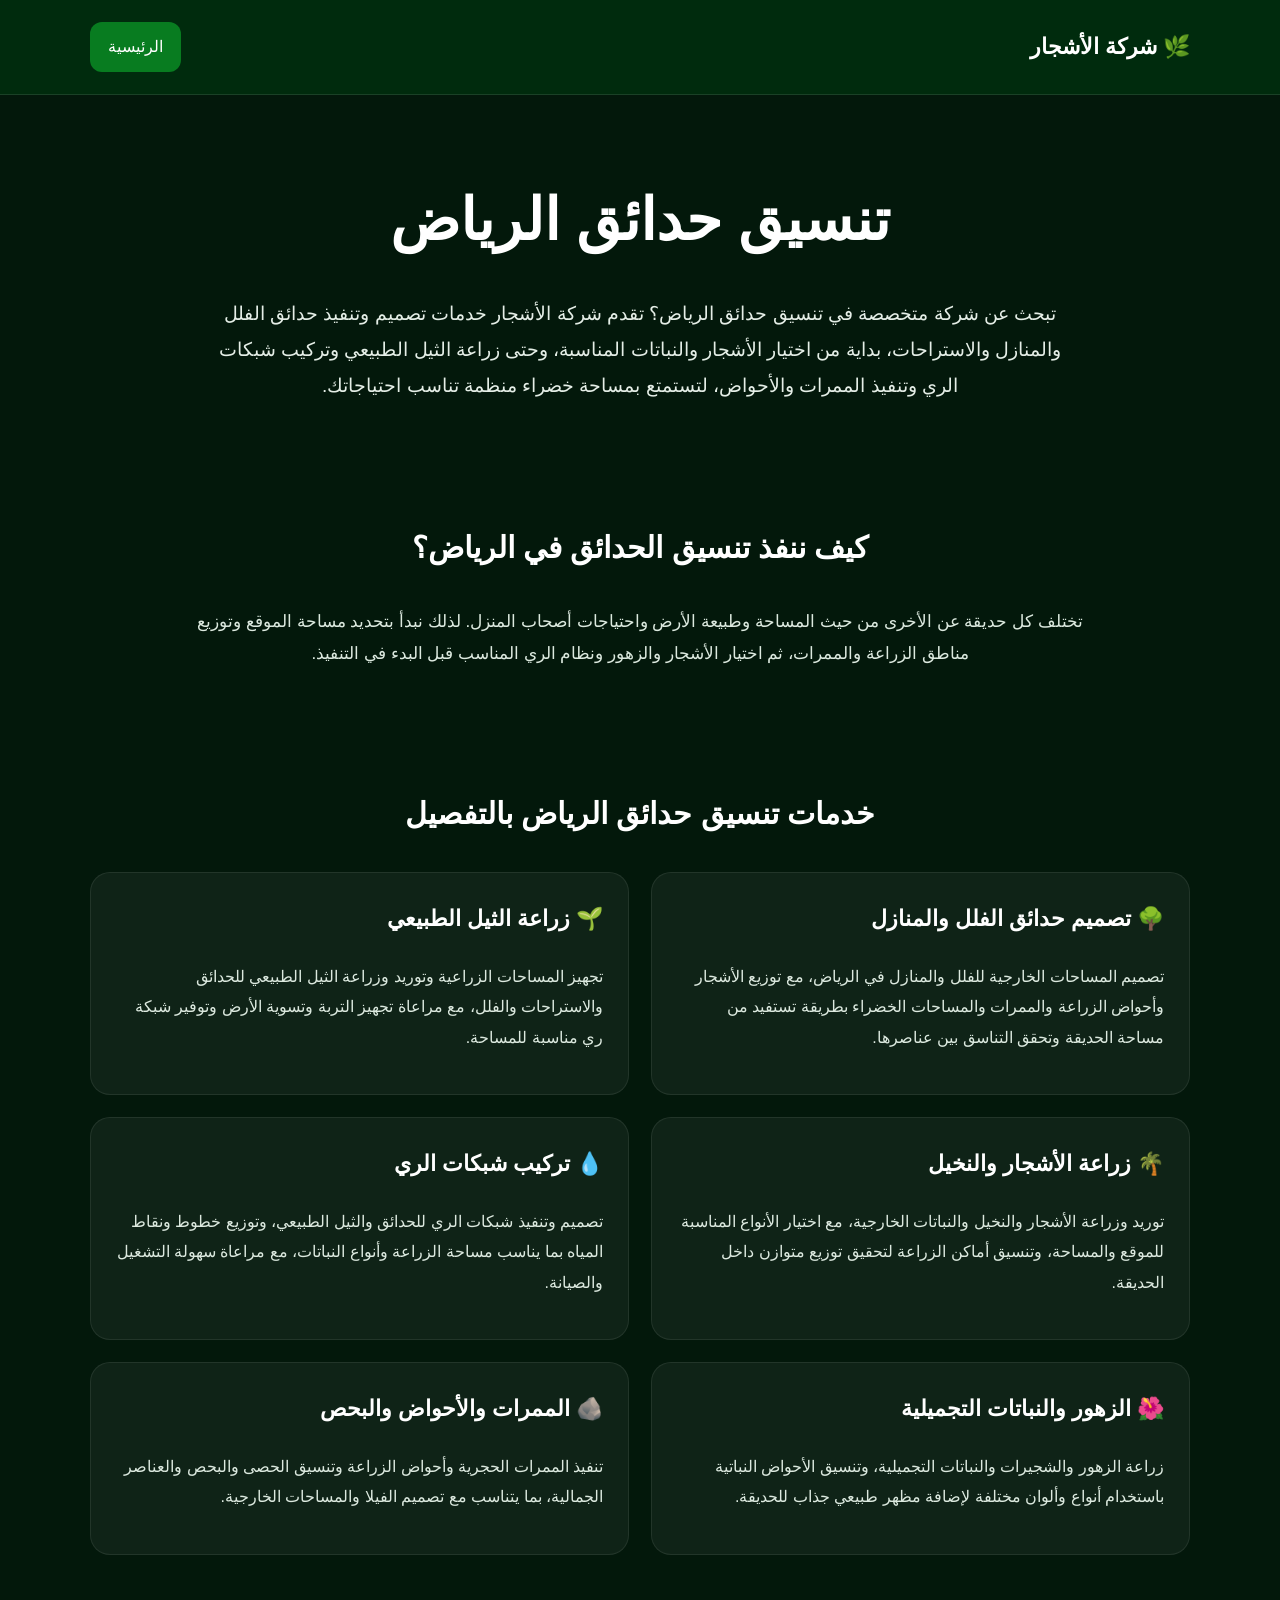
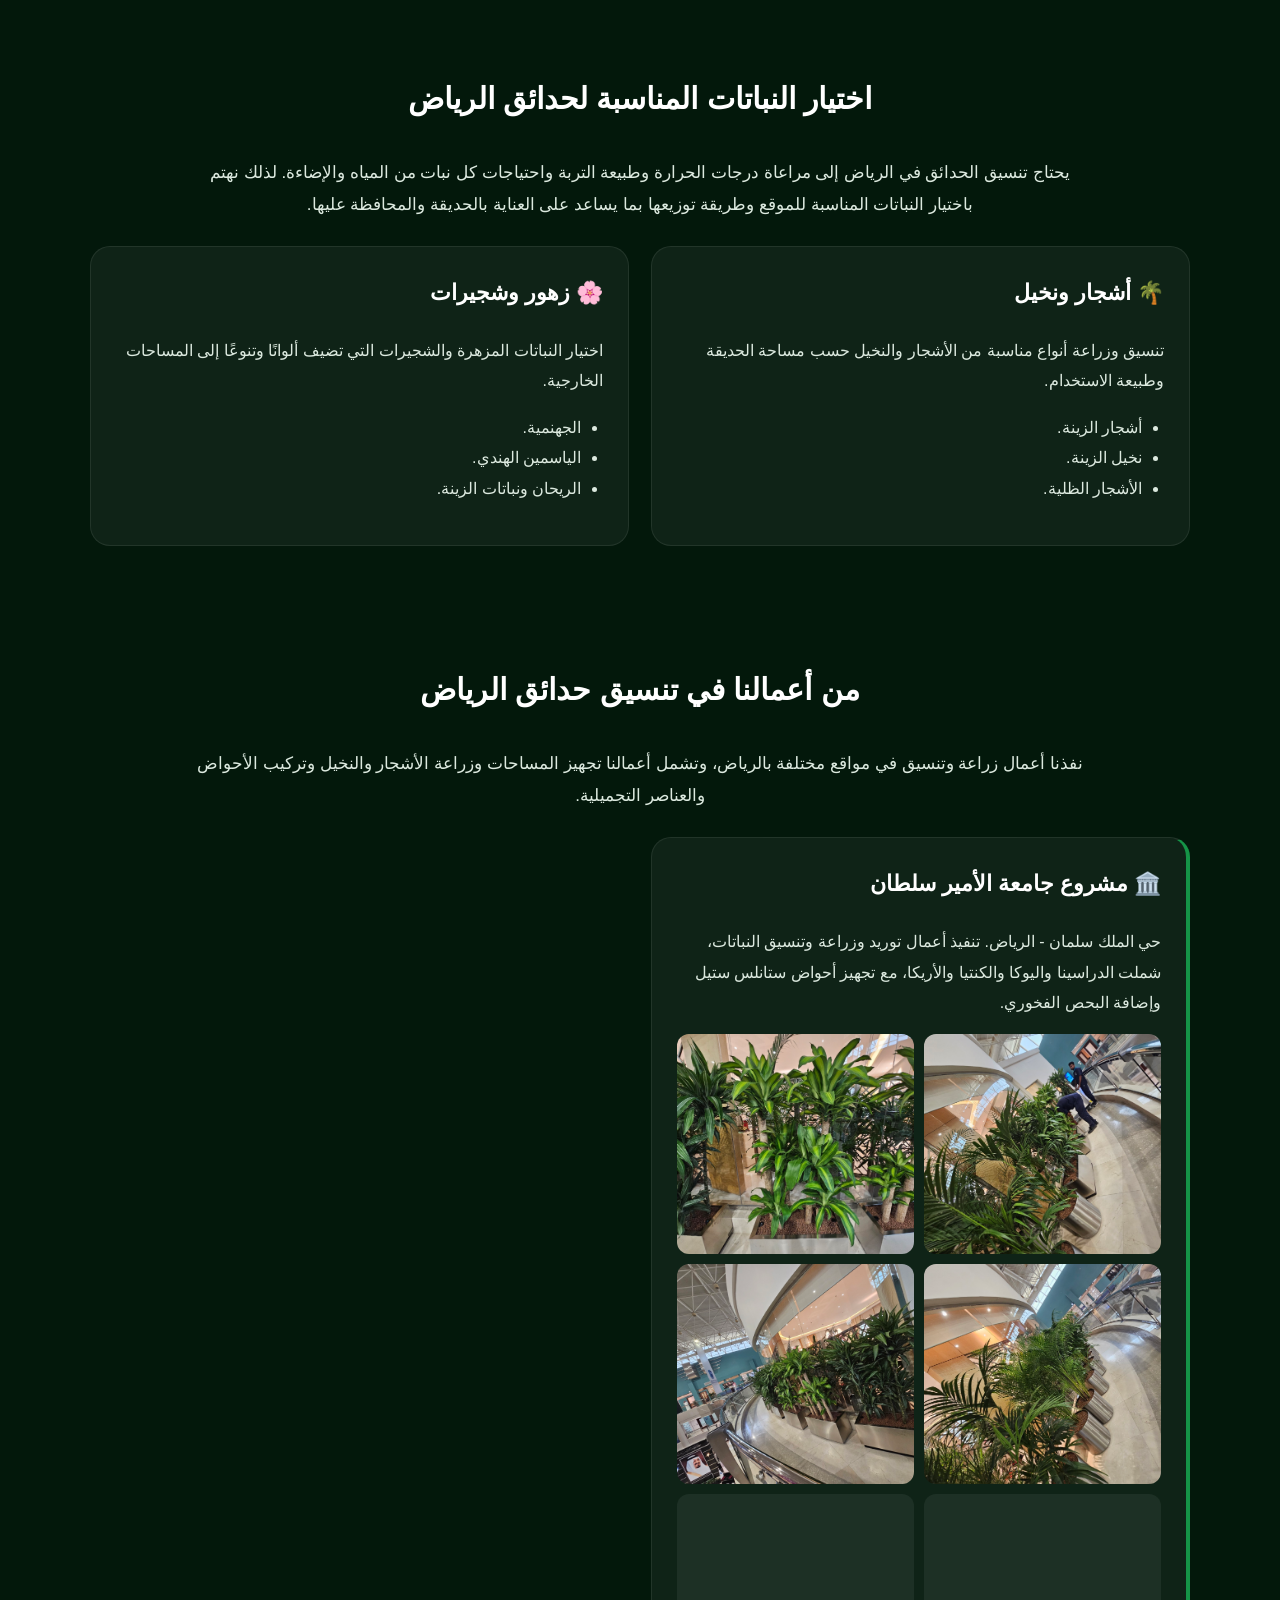
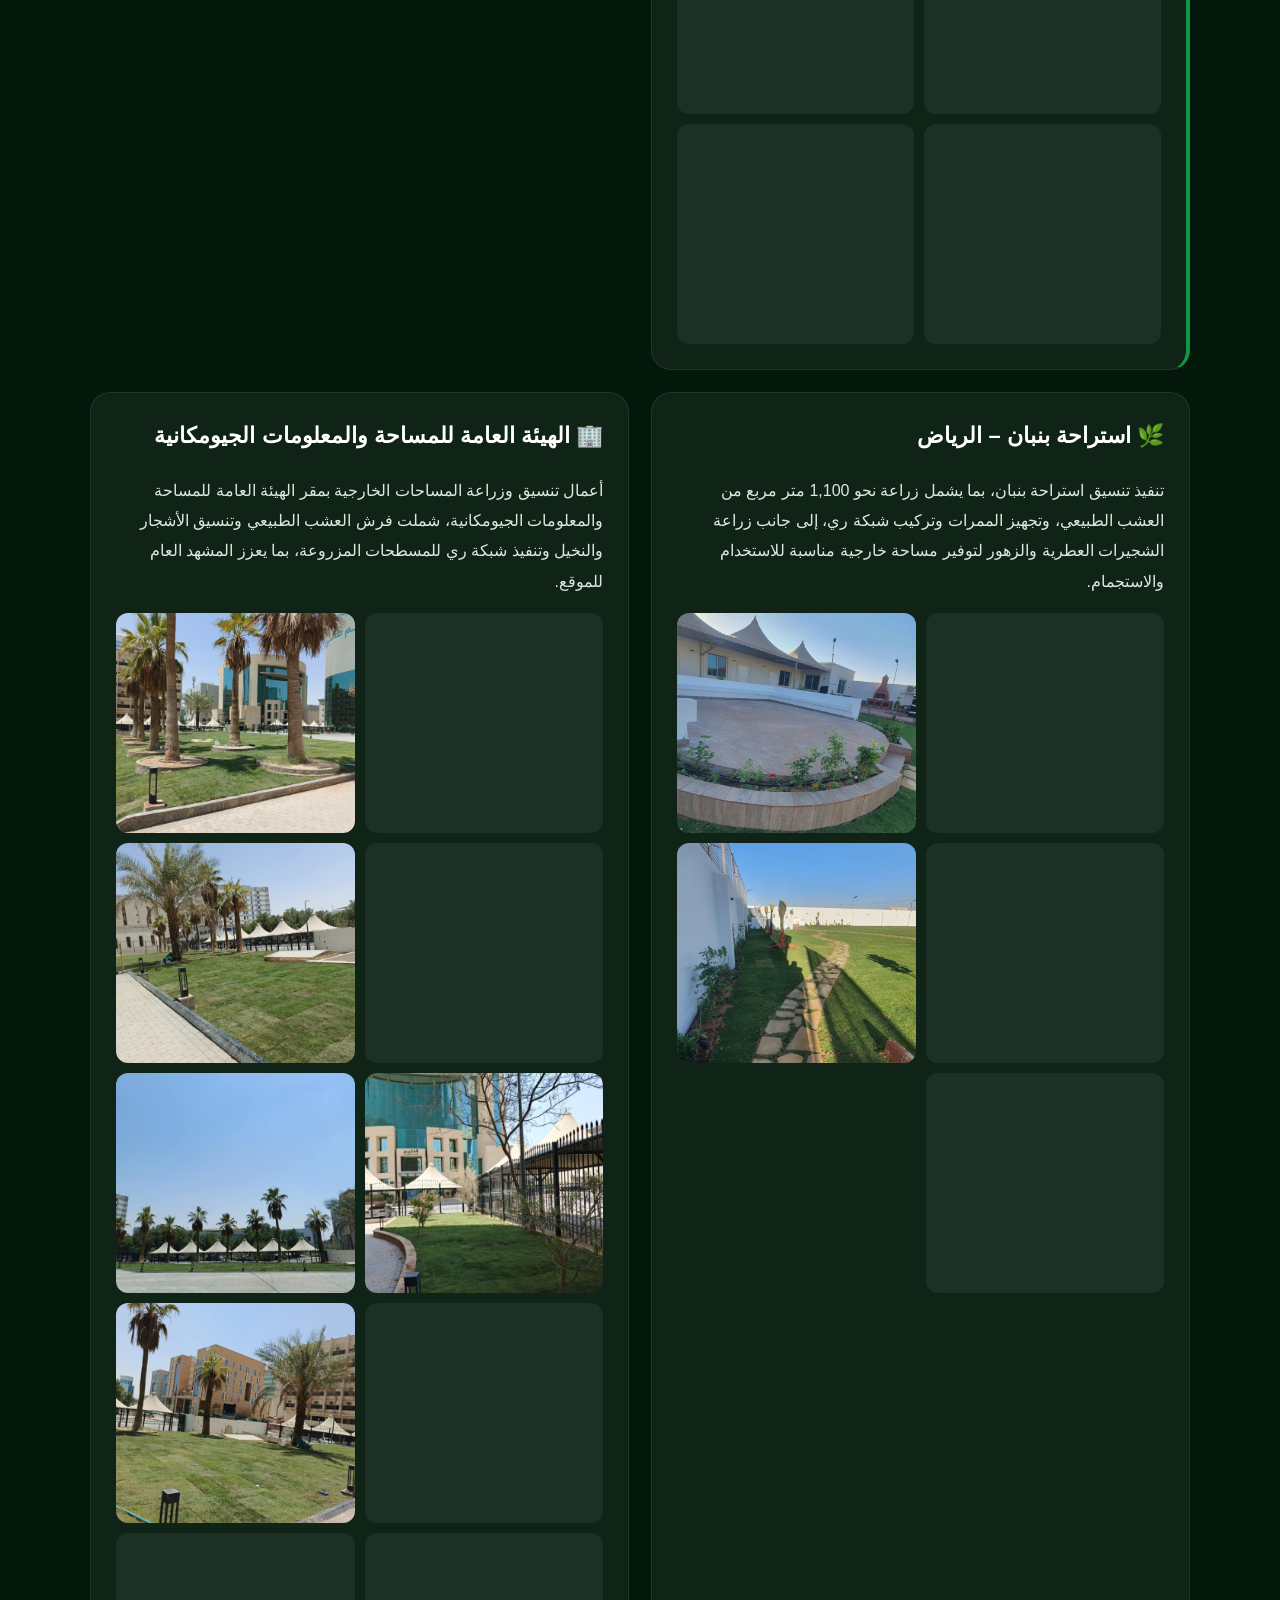
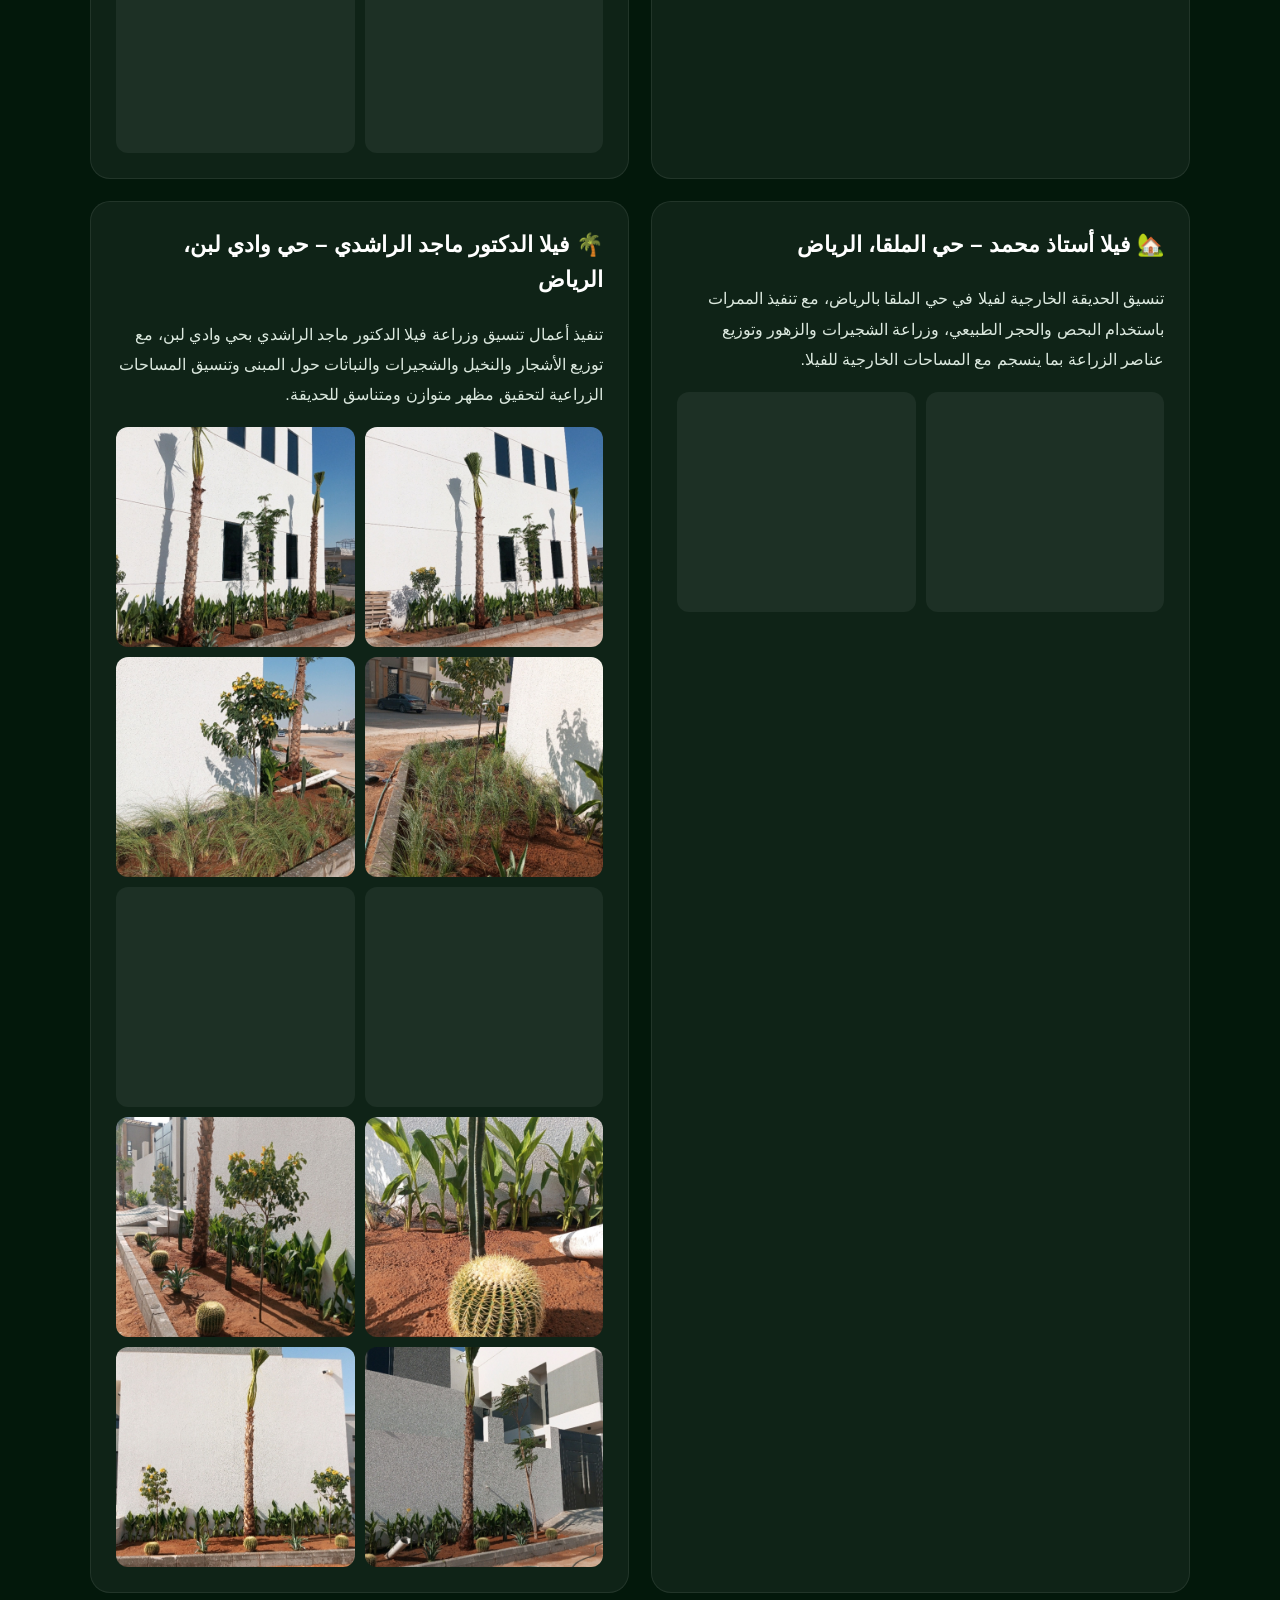
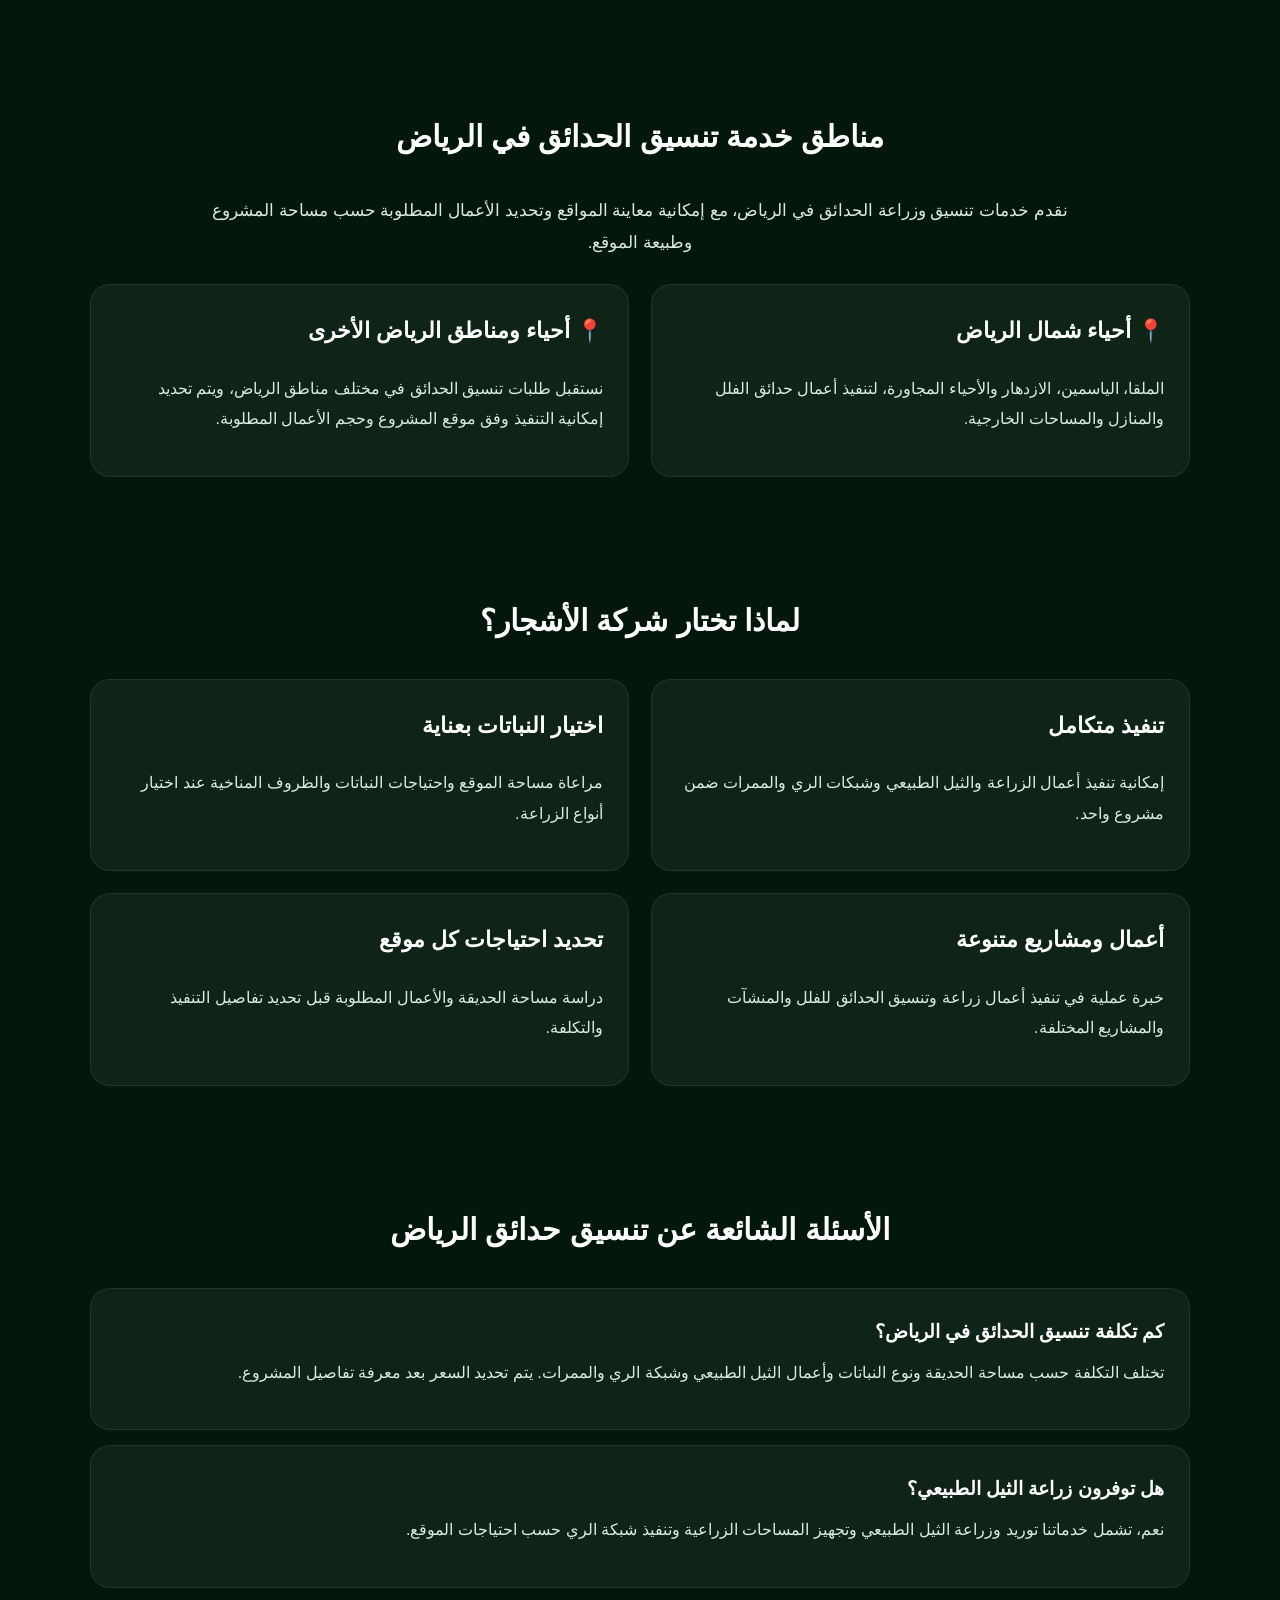
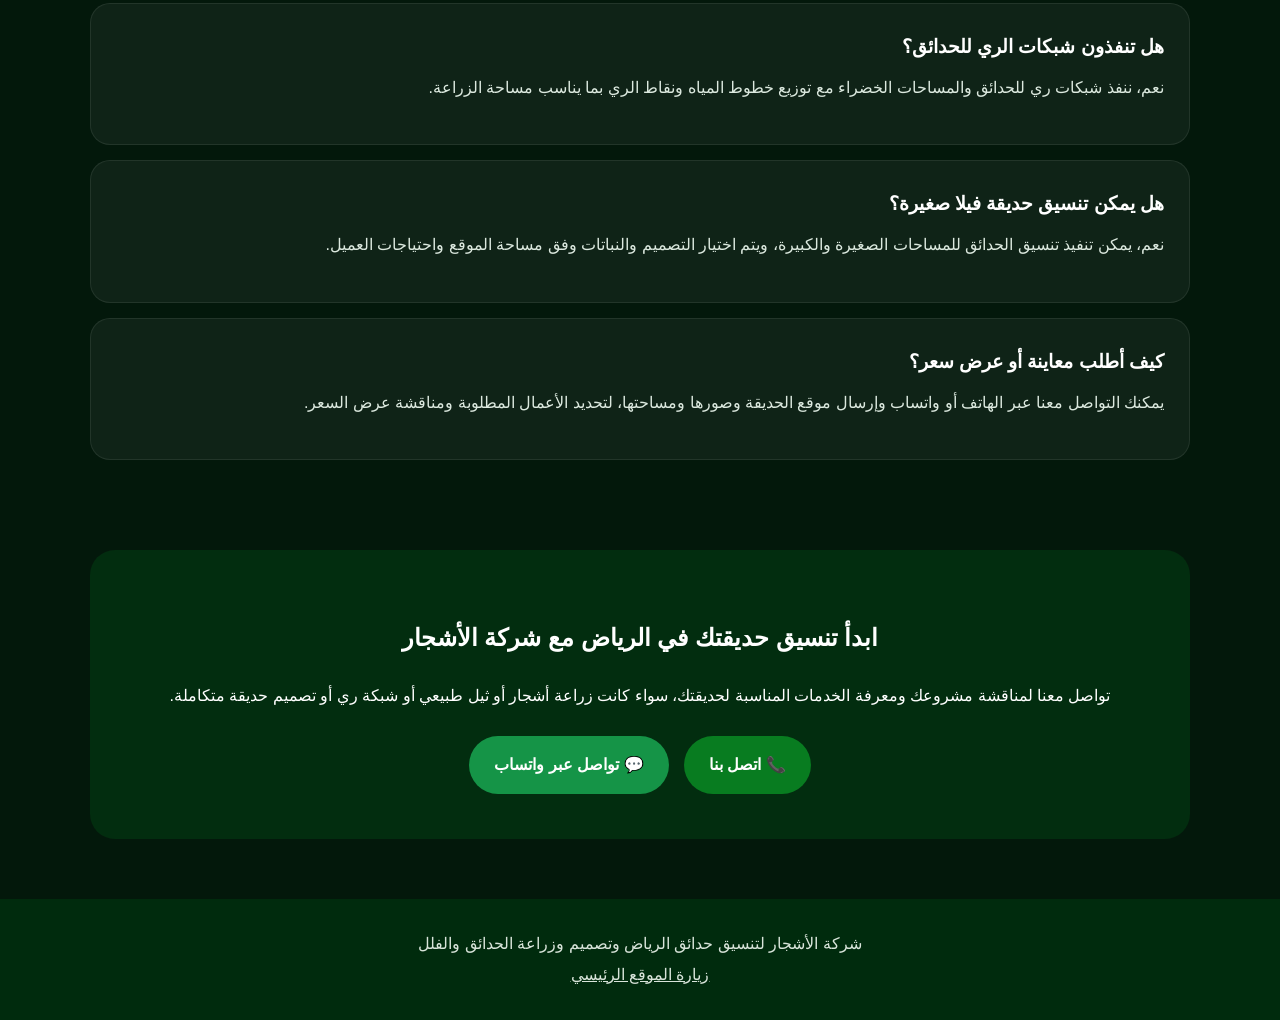
<file: landscape-riyadh.html>
<!DOCTYPE html>  <html lang="ar" dir="rtl">  
<head>  
  <meta charset="UTF-8">  
  <meta name="viewport" content="width=device-width, initial-scale=1.0">    <title>تنسيق حدائق الرياض وتصميم حدائق الفلل | شركة الأشجار</title>    <meta name="description" content="شركة الأشجار لتنسيق حدائق الرياض وتنفيذ مشاريع اللاندسكيب للفلل والاستراحات والمنشآت. تعرف على مشاريعنا في جامعة الأمير سلطان وبنبان والملقا ووادي لبن، وخدمات زراعة الأشجار والعشب الطبيعي وشبكات الري.">    <meta name="robots" content="index, follow">  
  <link rel="canonical" href="https://courtirlandscaping.com/landscape-riyadh.html">    <meta property="og:title" content="تنسيق حدائق الرياض وتصميم حدائق الفلل | شركة الأشجار">  
  <meta property="og:description" content="استعرض مشاريع شركة الأشجار في تنسيق حدائق الرياض، من حدائق الفلل والاستراحات إلى المساحات الخضراء للمنشآت، مع تنفيذ الزراعة والعشب الطبيعي وشبكات الري.">  
  <meta property="og:url" content="https://courtirlandscaping.com/landscape-riyadh.html">  
  <meta property="og:type" content="website">    <style>  
    * {  
      box-sizing: border-box;  
    }  
  
    body {  
      margin: 0;  
      font-family: Arial, Tahoma, sans-serif;  
      background: #03180b;  
      color: #fff;  
      line-height: 1.9;  
    }  
  
    .container {  
      width: min(1100px, 92%);  
      margin: auto;  
    }  
  
    header {  
      padding: 22px 0;  
      background: #002b0d;  
      border-bottom: 1px solid rgba(255,255,255,.1);  
    }  
  
    header .container {  
      display: flex;  
      justify-content: space-between;  
      align-items: center;  
      gap: 15px;  
    }  
  
    .logo {  
      font-size: 22px;  
      font-weight: bold;  
      color: #fff;  
    }  
  
    .home {  
      color: #fff;  
      text-decoration: none;  
      background: #087c20;  
      padding: 10px 18px;  
      border-radius: 12px;  
    }  
  
    .hero {  
      padding: 70px 0 45px;  
      text-align: center;  
    }  
  
    .hero h1 {  
      font-size: clamp(32px, 6vw, 58px);  
      margin: 0 0 20px;  
    }  
  
    .hero p {  
      max-width: 850px;  
      margin: auto;  
      font-size: 19px;  
      color: #e5eee7;  
    }  
  
    .section {  
      padding: 45px 0;  
    }  
  
    .section h2 {  
      text-align: center;  
      font-size: 30px;  
      margin-bottom: 30px;  
    }  
  
    .intro {  
      max-width: 900px;  
      margin: 0 auto;  
      text-align: center;  
      color: #dce9df;  
      font-size: 17px;  
    }  
  
    .cards {  
      display: grid;  
      grid-template-columns: repeat(2, 1fr);  
      gap: 22px;  
    }  
  
    .card {  
      background: rgba(255,255,255,.05);  
      border: 1px solid rgba(255,255,255,.08);  
      border-radius: 20px;  
      padding: 25px;  
    }  
  
    .card h3 {  
      color: #fff;  
      margin-top: 0;  
      font-size: 22px;  
    }  
  
    .card p {  
      color: #dce9df;  
    }  
  
    .card ul {  
      color: #dce9df;  
      padding-right: 22px;  
    }  
  
    .cta {  
      text-align: center;  
      padding: 45px 20px;  
      background: rgba(0,110,30,.25);  
      border-radius: 25px;  
      margin: 30px 0 60px;  
    }  
  
    .buttons {  
      display: flex;  
      justify-content: center;  
      gap: 15px;  
      flex-wrap: wrap;  
      margin-top: 25px;  
    }  
  
    .btn {  
      display: inline-block;  
      text-decoration: none;  
      color: #fff;  
      padding: 14px 25px;  
      border-radius: 30px;  
      font-weight: bold;  
      background: #087c20;  
    }  
  
    .btn.whatsapp {  
      background: #159447;  
    }  
  
    .faq-item {  
      margin-bottom: 15px;  
    }  
  
    .faq-item h3 {  
      font-size: 19px;  
      margin-bottom: 8px;  
    }  
  
    .faq-item p {  
      color: #dce9df;  
      margin-top: 0;  
    }  
  
    .project-note {  
      border-right: 4px solid #159447;  
    }  
  
    footer {  
      text-align: center;  
      padding: 30px;  
      background: #002b0d;  
      color: #d8e4da;  
    }  
  
    @media (max-width: 650px) {  
      .cards {  
        grid-template-columns: 1fr;  
      }  
  
      .hero {  
        padding-top: 45px;  
      }  
  
      .hero p {  
        font-size: 17px;  
      }  
  
      .section h2 {  
        font-size: 25px;  
      }  
    }  

    .project-gallery { display:grid; grid-template-columns:repeat(2,minmax(0,1fr)); gap:22px; margin-top:22px; }
    .project-card { min-width:0; }
    .project-card h3 { line-height:1.6; }
    .project-photos { display:grid; grid-template-columns:repeat(2,minmax(0,1fr)); gap:10px; margin-top:16px; }
    .project-photos img { display:block; width:100%; height:220px; object-fit:cover; border-radius:12px; background:rgba(255,255,255,.06); }
    @media (max-width:650px) {
      .project-gallery { grid-template-columns:minmax(0,1fr); gap:16px; }
      .project-photos { grid-template-columns:repeat(2,minmax(0,1fr)); gap:8px; }
      .project-photos img { height:150px; }
      .project-card { padding:18px; }
    }

  </style>  </head>  <body>  <header>  
  <div class="container">  
    <div class="logo">🌿 شركة الأشجار</div>  
    <a class="home" href="https://courtirlandscaping.com/">الرئيسية</a>  
  </div>  
</header>  <main>    <section class="hero">  
    <div class="container">  
      <h1>تنسيق حدائق الرياض</h1>  <p>  
    تبحث عن شركة متخصصة في تنسيق حدائق الرياض؟  
    تقدم شركة الأشجار خدمات تصميم وتنفيذ حدائق الفلل والمنازل  
    والاستراحات، بداية من اختيار الأشجار والنباتات المناسبة،  
    وحتى زراعة الثيل الطبيعي وتركيب شبكات الري وتنفيذ الممرات  
    والأحواض، لتستمتع بمساحة خضراء منظمة تناسب احتياجاتك.  
  </p>  
</div>

  </section>    <section class="section">  
    <div class="container">  
      <h2>كيف ننفذ تنسيق الحدائق في الرياض؟</h2>  <p class="intro">  
    تختلف كل حديقة عن الأخرى من حيث المساحة وطبيعة الأرض  
    واحتياجات أصحاب المنزل. لذلك نبدأ بتحديد مساحة الموقع  
    وتوزيع مناطق الزراعة والممرات، ثم اختيار الأشجار والزهور  
    ونظام الري المناسب قبل البدء في التنفيذ.  
  </p>  
</div>

  </section>    <section class="section">  
    <div class="container">  
      <h2>خدمات تنسيق حدائق الرياض بالتفصيل</h2>  <div class="cards">  

    <article class="card">  
      <h3>🌳 تصميم حدائق الفلل والمنازل</h3>  
      <p>  
        تصميم المساحات الخارجية للفلل والمنازل في الرياض،  
        مع توزيع الأشجار وأحواض الزراعة والممرات والمساحات  
        الخضراء بطريقة تستفيد من مساحة الحديقة وتحقق  
        التناسق بين عناصرها.  
      </p>  
    </article>  

    <article class="card">  
      <h3>🌱 زراعة الثيل الطبيعي</h3>  
      <p>  
        تجهيز المساحات الزراعية وتوريد وزراعة الثيل الطبيعي  
        للحدائق والاستراحات والفلل، مع مراعاة تجهيز التربة  
        وتسوية الأرض وتوفير شبكة ري مناسبة للمساحة.  
      </p>  
    </article>  

    <article class="card">  
      <h3>🌴 زراعة الأشجار والنخيل</h3>  
      <p>  
        توريد وزراعة الأشجار والنخيل والنباتات الخارجية،  
        مع اختيار الأنواع المناسبة للموقع والمساحة،  
        وتنسيق أماكن الزراعة لتحقيق توزيع متوازن داخل الحديقة.  
      </p>  
    </article>  

    <article class="card">  
      <h3>💧 تركيب شبكات الري</h3>  
      <p>  
        تصميم وتنفيذ شبكات الري للحدائق والثيل الطبيعي،  
        وتوزيع خطوط ونقاط المياه بما يناسب مساحة الزراعة  
        وأنواع النباتات، مع مراعاة سهولة التشغيل والصيانة.  
      </p>  
    </article>  

    <article class="card">  
      <h3>🌺 الزهور والنباتات التجميلية</h3>  
      <p>  
        زراعة الزهور والشجيرات والنباتات التجميلية،  
        وتنسيق الأحواض النباتية باستخدام أنواع وألوان  
        مختلفة لإضافة مظهر طبيعي جذاب للحديقة.  
      </p>  
    </article>  

    <article class="card">  
      <h3>🪨 الممرات والأحواض والبحص</h3>  
      <p>  
        تنفيذ الممرات الحجرية وأحواض الزراعة وتنسيق  
        الحصى والبحص والعناصر الجمالية، بما يتناسب  
        مع تصميم الفيلا والمساحات الخارجية.  
      </p>  
    </article>  

  </div>  
</div>

  </section>    <section class="section">  
    <div class="container">  
      <h2>اختيار النباتات المناسبة لحدائق الرياض</h2>  <p class="intro">  
    يحتاج تنسيق الحدائق في الرياض إلى مراعاة درجات الحرارة  
    وطبيعة التربة واحتياجات كل نبات من المياه والإضاءة.  
    لذلك نهتم باختيار النباتات المناسبة للموقع وطريقة  
    توزيعها بما يساعد على العناية بالحديقة والمحافظة عليها.  
  </p>  

  <div class="cards" style="margin-top:25px">  

    <article class="card">  
      <h3>🌴 أشجار ونخيل</h3>  
      <p>  
        تنسيق وزراعة أنواع مناسبة من الأشجار والنخيل  
        حسب مساحة الحديقة وطبيعة الاستخدام.  
      </p>  
      <ul>  
        <li>أشجار الزينة.</li>  
        <li>نخيل الزينة.</li>  
        <li>الأشجار الظلية.</li>  
      </ul>  
    </article>  

    <article class="card">  
      <h3>🌸 زهور وشجيرات</h3>  
      <p>  
        اختيار النباتات المزهرة والشجيرات التي تضيف  
        ألوانًا وتنوعًا إلى المساحات الخارجية.  
      </p>  
      <ul>  
        <li>الجهنمية.</li>  
        <li>الياسمين الهندي.</li>  
        <li>الريحان ونباتات الزينة.</li>  
      </ul>  
    </article>  

  </div>  
</div>

  </section>    <section class="section">  
    <div class="container">  
      <h2>من أعمالنا في تنسيق حدائق الرياض</h2>  <p class="intro">  
    نفذنا أعمال زراعة وتنسيق في مواقع مختلفة بالرياض،  
    وتشمل أعمالنا تجهيز المساحات وزراعة الأشجار والنخيل  
    وتركيب الأحواض والعناصر التجميلية.  
  </p>  

  <div class="cards" style="margin-top:25px">  

    <article class="card project-note">  
      <h3>🏛️ مشروع جامعة الأمير سلطان</h3>  
      <p>
حي الملك سلمان - الرياض.
تنفيذ أعمال توريد وزراعة وتنسيق النباتات، شملت الدراسينا
واليوكا والكنتيا والأريكا، مع تجهيز أحواض ستانلس ستيل
وإضافة البحص الفخوري.
      </p>                 
      
      <div class="project-photos">
        <img src="13001.jpg" alt="تنسيق وزراعة جامعة الأمير سلطان بحي الملك سلمان – صورة 1" loading="lazy" decoding="async"><img src="13002.jpg" alt="تنسيق وزراعة جامعة الأمير سلطان بحي الملك سلمان – صورة 2" loading="lazy" decoding="async"><img src="13003.jpg" alt="تنسيق وزراعة جامعة الأمير سلطان بحي الملك سلمان – صورة 3" loading="lazy" decoding="async"><img src="13004.jpg" alt="تنسيق وزراعة جامعة الأمير سلطان بحي الملك سلمان – صورة 4" loading="lazy" decoding="async"><img src="13005.jpg" alt="تنسيق وزراعة جامعة الأمير سلطان بحي الملك سلمان – صورة 5" loading="lazy" decoding="async"><img src="13006.jpg" alt="تنسيق وزراعة جامعة الأمير سلطان بحي الملك سلمان – صورة 6" loading="lazy" decoding="async"><img src="13007.jpg" alt="تنسيق وزراعة جامعة الأمير سلطان بحي الملك سلمان – صورة 7" loading="lazy" decoding="async"><img src="13008.jpg" alt="تنسيق وزراعة جامعة الأمير سلطان بحي الملك سلمان – صورة 8" loading="lazy" decoding="async">
      </div>
    </article> 


  </div>
  <div class="project-gallery" aria-label="صور المشاريع المنفذة">
  <article class="card project-card"><h3>🌿 استراحة بنبان – الرياض</h3><p>تنفيذ تنسيق استراحة بنبان، بما يشمل زراعة نحو 1,100 متر مربع من العشب الطبيعي، وتجهيز الممرات وتركيب شبكة ري، إلى جانب زراعة الشجيرات العطرية والزهور لتوفير مساحة خارجية مناسبة للاستخدام والاستجمام.</p><div class="project-photos"><img src="gallery/8682.webp" alt="تنسيق وزراعة استراحة بنبان في الرياض – صورة 1" loading="lazy" decoding="async"><img src="gallery/8683.webp" alt="تنسيق وزراعة استراحة بنبان في الرياض – صورة 2" loading="lazy" decoding="async"><img src="gallery/8684.webp" alt="تنسيق وزراعة استراحة بنبان في الرياض – صورة 3" loading="lazy" decoding="async"><img src="gallery/8685.webp" alt="تنسيق وزراعة استراحة بنبان في الرياض – صورة 4" loading="lazy" decoding="async"><img src="gallery/8686.webp" alt="تنسيق وزراعة استراحة بنبان في الرياض – صورة 5" loading="lazy" decoding="async"></div></article>
  <article class="card project-card"><h3>🏢 الهيئة العامة للمساحة والمعلومات الجيومكانية</h3><p>أعمال تنسيق وزراعة المساحات الخارجية بمقر الهيئة العامة للمساحة والمعلومات الجيومكانية، شملت فرش العشب الطبيعي وتنسيق الأشجار والنخيل وتنفيذ شبكة ري للمسطحات المزروعة، بما يعزز المشهد العام للموقع.</p><div class="project-photos"><img src="gallery/12622.jpg" alt="أعمال اللاندسكيب في الهيئة العامة للمساحة والمعلومات الجيومكانية – صورة 1" loading="lazy" decoding="async"><img src="gallery/12623.jpg" alt="أعمال اللاندسكيب في الهيئة العامة للمساحة والمعلومات الجيومكانية – صورة 2" loading="lazy" decoding="async"><img src="gallery/12626.jpg" alt="أعمال اللاندسكيب في الهيئة العامة للمساحة والمعلومات الجيومكانية – صورة 3" loading="lazy" decoding="async"><img src="gallery/12627.jpg" alt="أعمال اللاندسكيب في الهيئة العامة للمساحة والمعلومات الجيومكانية – صورة 4" loading="lazy" decoding="async"><img src="gallery/12628.jpg" alt="أعمال اللاندسكيب في الهيئة العامة للمساحة والمعلومات الجيومكانية – صورة 5" loading="lazy" decoding="async"><img src="gallery/12629.jpg" alt="أعمال اللاندسكيب في الهيئة العامة للمساحة والمعلومات الجيومكانية – صورة 6" loading="lazy" decoding="async"><img src="gallery/12630.jpg" alt="أعمال اللاندسكيب في الهيئة العامة للمساحة والمعلومات الجيومكانية – صورة 7" loading="lazy" decoding="async"><img src="gallery/12631.jpg" alt="أعمال اللاندسكيب في الهيئة العامة للمساحة والمعلومات الجيومكانية – صورة 8" loading="lazy" decoding="async"><img src="gallery/12632.jpg" alt="أعمال اللاندسكيب في الهيئة العامة للمساحة والمعلومات الجيومكانية – صورة 9" loading="lazy" decoding="async"><img src="gallery/12633.jpg" alt="أعمال اللاندسكيب في الهيئة العامة للمساحة والمعلومات الجيومكانية – صورة 10" loading="lazy" decoding="async"></div></article>
  <article class="card project-card"><h3>🏡 فيلا أستاذ محمد – حي الملقا، الرياض</h3><p>تنسيق الحديقة الخارجية لفيلا في حي الملقا بالرياض، مع تنفيذ الممرات باستخدام البحص والحجر الطبيعي، وزراعة الشجيرات والزهور وتوزيع عناصر الزراعة بما ينسجم مع المساحات الخارجية للفيلا.</p><div class="project-photos"><img src="gallery/11412.jpg" alt="تنسيق حديقة فيلا أستاذ محمد بحي الملقا – صورة 1" loading="lazy" decoding="async"><img src="gallery/11414.jpg" alt="تنسيق حديقة فيلا أستاذ محمد بحي الملقا – صورة 2" loading="lazy" decoding="async"></div></article>
  <article class="card project-card"><h3>🌴 فيلا الدكتور ماجد الراشدي – حي وادي لبن، الرياض</h3><p>تنفيذ أعمال تنسيق وزراعة فيلا الدكتور ماجد الراشدي بحي وادي لبن، مع توزيع الأشجار والنخيل والشجيرات والنباتات حول المبنى وتنسيق المساحات الزراعية لتحقيق مظهر متوازن ومتناسق للحديقة.</p><div class="project-photos"><img src="gallery/11482.png" alt="تنسيق وزراعة فيلا الدكتور ماجد الراشدي بحي وادي لبن – صورة 1" loading="lazy" decoding="async"><img src="gallery/11484.png" alt="تنسيق وزراعة فيلا الدكتور ماجد الراشدي بحي وادي لبن – صورة 2" loading="lazy" decoding="async"><img src="gallery/11485.png" alt="تنسيق وزراعة فيلا الدكتور ماجد الراشدي بحي وادي لبن – صورة 3" loading="lazy" decoding="async"><img src="gallery/11486.png" alt="تنسيق وزراعة فيلا الدكتور ماجد الراشدي بحي وادي لبن – صورة 4" loading="lazy" decoding="async"><img src="gallery/11488.png" alt="تنسيق وزراعة فيلا الدكتور ماجد الراشدي بحي وادي لبن – صورة 5" loading="lazy" decoding="async"><img src="gallery/11489.png" alt="تنسيق وزراعة فيلا الدكتور ماجد الراشدي بحي وادي لبن – صورة 6" loading="lazy" decoding="async"><img src="gallery/11490.png" alt="تنسيق وزراعة فيلا الدكتور ماجد الراشدي بحي وادي لبن – صورة 7" loading="lazy" decoding="async"><img src="gallery/11491.png" alt="تنسيق وزراعة فيلا الدكتور ماجد الراشدي بحي وادي لبن – صورة 8" loading="lazy" decoding="async"><img src="gallery/11492.png" alt="تنسيق وزراعة فيلا الدكتور ماجد الراشدي بحي وادي لبن – صورة 9" loading="lazy" decoding="async"><img src="gallery/11494.png" alt="تنسيق وزراعة فيلا الدكتور ماجد الراشدي بحي وادي لبن – صورة 10" loading="lazy" decoding="async"></div></article>
  </div>  
</div>

  </section>    <section class="section">  
    <div class="container">  
      <h2>مناطق خدمة تنسيق الحدائق في الرياض</h2>  <p class="intro">  
    نقدم خدمات تنسيق وزراعة الحدائق في الرياض،  
    مع إمكانية معاينة المواقع وتحديد الأعمال المطلوبة  
    حسب مساحة المشروع وطبيعة الموقع.  
  </p>  

  <div class="cards" style="margin-top:25px">  

    <article class="card">  
      <h3>📍 أحياء شمال الرياض</h3>  
      <p>  
        الملقا، الياسمين، الازدهار والأحياء المجاورة،  
        لتنفيذ أعمال حدائق الفلل والمنازل والمساحات الخارجية.  
      </p>  
    </article>  

    <article class="card">  
      <h3>📍 أحياء ومناطق الرياض الأخرى</h3>  
      <p>  
        نستقبل طلبات تنسيق الحدائق في مختلف مناطق الرياض،  
        ويتم تحديد إمكانية التنفيذ وفق موقع المشروع  
        وحجم الأعمال المطلوبة.  
      </p>  
    </article>  

  </div>  
</div>

  </section>    <section class="section">  
    <div class="container">  
      <h2>لماذا تختار شركة الأشجار؟</h2>  <div class="cards">  

    <article class="card">  
      <h3>تنفيذ متكامل</h3>  
      <p>  
        إمكانية تنفيذ أعمال الزراعة والثيل الطبيعي  
        وشبكات الري والممرات ضمن مشروع واحد.  
      </p>  
    </article>  

    <article class="card">  
      <h3>اختيار النباتات بعناية</h3>  
      <p>  
        مراعاة مساحة الموقع واحتياجات النباتات  
        والظروف المناخية عند اختيار أنواع الزراعة.  
      </p>  
    </article>  

    <article class="card">  
      <h3>أعمال ومشاريع متنوعة</h3>  
      <p>  
        خبرة عملية في تنفيذ أعمال زراعة وتنسيق  
        الحدائق للفلل والمنشآت والمشاريع المختلفة.  
      </p>  
    </article>  

    <article class="card">  
      <h3>تحديد احتياجات كل موقع</h3>  
      <p>  
        دراسة مساحة الحديقة والأعمال المطلوبة  
        قبل تحديد تفاصيل التنفيذ والتكلفة.  
      </p>  
    </article>  

  </div>  
</div>

  </section>    <section class="section">  
    <div class="container">  
      <h2>الأسئلة الشائعة عن تنسيق حدائق الرياض</h2>  <div class="card faq-item">  
    <h3>كم تكلفة تنسيق الحدائق في الرياض؟</h3>  
    <p>  
      تختلف التكلفة حسب مساحة الحديقة ونوع النباتات  
      وأعمال الثيل الطبيعي وشبكة الري والممرات.  
      يتم تحديد السعر بعد معرفة تفاصيل المشروع.  
    </p>  
  </div>  

  <div class="card faq-item">  
    <h3>هل توفرون زراعة الثيل الطبيعي؟</h3>  
    <p>  
      نعم، تشمل خدماتنا توريد وزراعة الثيل الطبيعي  
      وتجهيز المساحات الزراعية وتنفيذ شبكة الري  
      حسب احتياجات الموقع.  
    </p>  
  </div>  

  <div class="card faq-item">  
    <h3>هل تنفذون شبكات الري للحدائق؟</h3>  
    <p>  
      نعم، ننفذ شبكات ري للحدائق والمساحات الخضراء  
      مع توزيع خطوط المياه ونقاط الري بما يناسب  
      مساحة الزراعة.  
    </p>  
  </div>  

  <div class="card faq-item">  
    <h3>هل يمكن تنسيق حديقة فيلا صغيرة؟</h3>  
    <p>  
      نعم، يمكن تنفيذ تنسيق الحدائق للمساحات الصغيرة  
      والكبيرة، ويتم اختيار التصميم والنباتات  
      وفق مساحة الموقع واحتياجات العميل.  
    </p>  
  </div>  

  <div class="card faq-item">  
    <h3>كيف أطلب معاينة أو عرض سعر؟</h3>  
    <p>  
      يمكنك التواصل معنا عبر الهاتف أو واتساب  
      وإرسال موقع الحديقة وصورها ومساحتها،  
      لتحديد الأعمال المطلوبة ومناقشة عرض السعر.  
    </p>  
  </div>  

</div>

  </section>    <section class="container">  
    <div class="cta">  
      <h2>ابدأ تنسيق حديقتك في الرياض مع شركة الأشجار</h2>  <p>  
    تواصل معنا لمناقشة مشروعك ومعرفة الخدمات  
    المناسبة لحديقتك، سواء كانت زراعة أشجار  
    أو ثيل طبيعي أو شبكة ري أو تصميم حديقة متكاملة.  
  </p>  

  <div class="buttons">  
    <a class="btn" href="tel:0570838853">📞 اتصل بنا</a>  

    <a class="btn whatsapp"  
       href="https://wa.me/966570838853"  
       target="_blank"  
       rel="noopener">  
      💬 تواصل عبر واتساب  
    </a>  
  </div>  
</div>

  </section>  </main>  <footer>  
  شركة الأشجار لتنسيق حدائق الرياض وتصميم وزراعة الحدائق والفلل  
  <br>  
  <a href="https://courtirlandscaping.com/"  
     style="color:#d8e4da">  
    زيارة الموقع الرئيسي  
  </a>  
</footer>  </body>  
</html>
</file>
